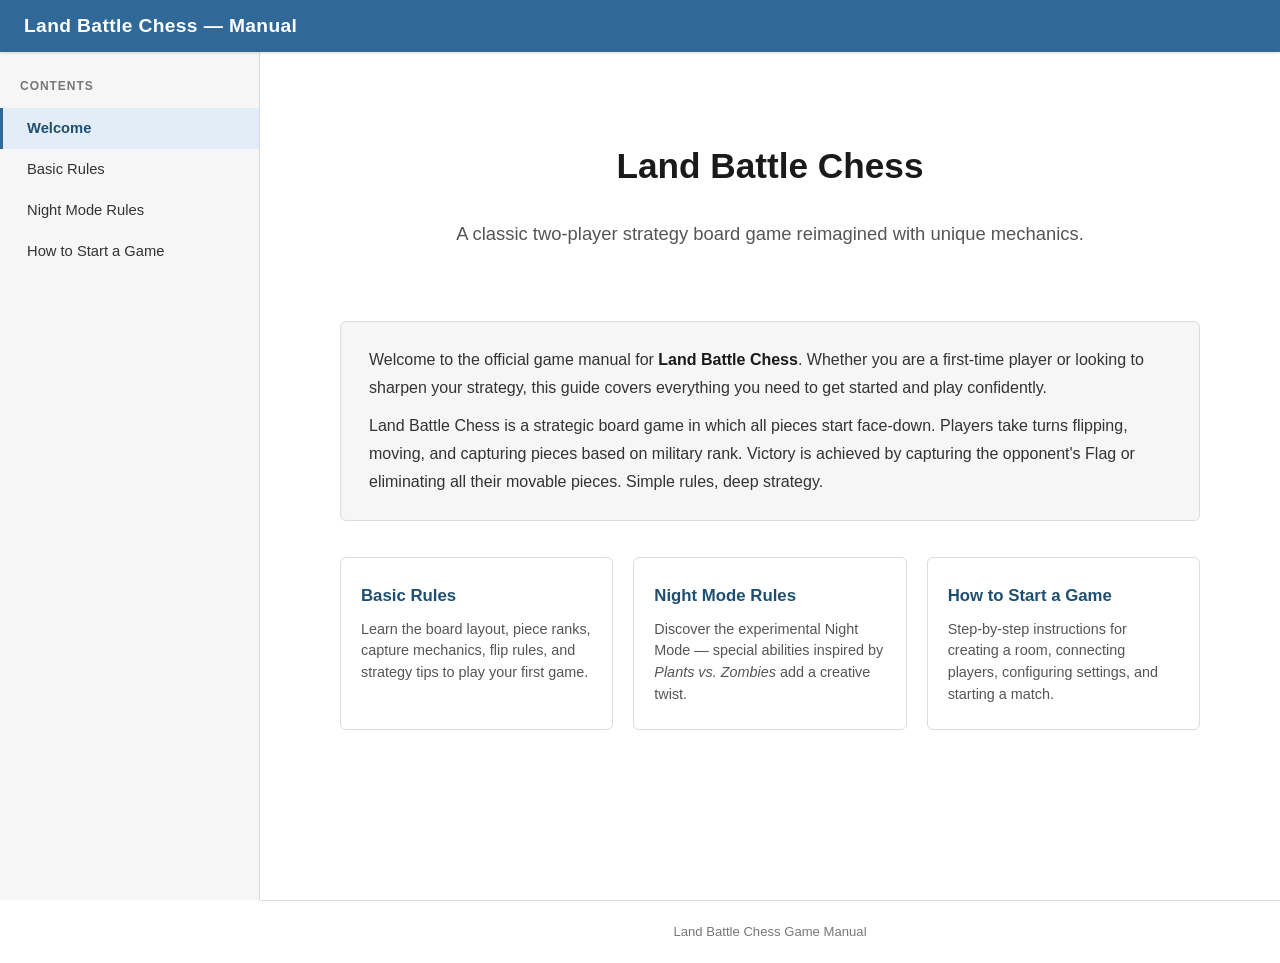
<file: index.html>
<!DOCTYPE html>
<html lang="en">
<head>
  <meta charset="utf-8">
  <meta name="viewport" content="width=device-width, initial-scale=1">
  <title>Land Battle Chess &mdash; Game Manual</title>
  <link rel="stylesheet" href="style.css">
</head>
<body>

<!-- Header -->
<header class="site-header">
  <button class="menu-toggle" aria-label="Toggle navigation" onclick="toggleSidebar()">&#9776;</button>
  <a href="index.html" class="logo">Land Battle Chess &mdash; Manual</a>
</header>

<!-- Sidebar overlay (mobile) -->
<div class="sidebar-overlay" id="sidebarOverlay" onclick="toggleSidebar()"></div>

<!-- Layout -->
<div class="page-wrapper">

  <!-- Sidebar -->
  <aside class="sidebar" id="sidebar">
    <nav>
      <div class="nav-section-label">Contents</div>
      <a href="index.html" class="active">Welcome</a>
      <a href="basic-rules.html">Basic Rules</a>
      <a href="night-mode.html">Night Mode Rules</a>
      <a href="how-to-start.html">How to Start a Game</a>
    </nav>
  </aside>

  <!-- Content -->
  <main class="content">
    <div class="welcome-hero">
      <h1>Land Battle Chess</h1>
      <p class="tagline">A classic two-player strategy board game reimagined with unique mechanics.</p>
    </div>

    <div class="welcome-intro">
      <p>Welcome to the official game manual for <strong>Land Battle Chess</strong>. Whether you are a first-time player or looking to sharpen your strategy, this guide covers everything you need to get started and play confidently.</p>
      <p>Land Battle Chess is a strategic board game in which all pieces start face-down. Players take turns flipping, moving, and capturing pieces based on military rank. Victory is achieved by capturing the opponent's Flag or eliminating all their movable pieces. Simple rules, deep strategy.</p>
    </div>

    <div class="welcome-cards">
      <a href="basic-rules.html" class="welcome-card">
        <div class="card-title">Basic Rules</div>
        <div class="card-desc">Learn the board layout, piece ranks, capture mechanics, flip rules, and strategy tips to play your first game.</div>
      </a>
      <a href="night-mode.html" class="welcome-card">
        <div class="card-title">Night Mode Rules</div>
        <div class="card-desc">Discover the experimental Night Mode &mdash; special abilities inspired by <em>Plants vs. Zombies</em> add a creative twist.</div>
      </a>
      <a href="how-to-start.html" class="welcome-card">
        <div class="card-title">How to Start a Game</div>
        <div class="card-desc">Step-by-step instructions for creating a room, connecting players, configuring settings, and starting a match.</div>
      </a>
    </div>
  </main>

</div>

<!-- Footer -->
<footer class="site-footer">
  Land Battle Chess Game Manual
</footer>

<script>
function toggleSidebar() {
  document.getElementById('sidebar').classList.toggle('open');
  document.getElementById('sidebarOverlay').classList.toggle('active');
}
</script>

</body>
</html>
</file>
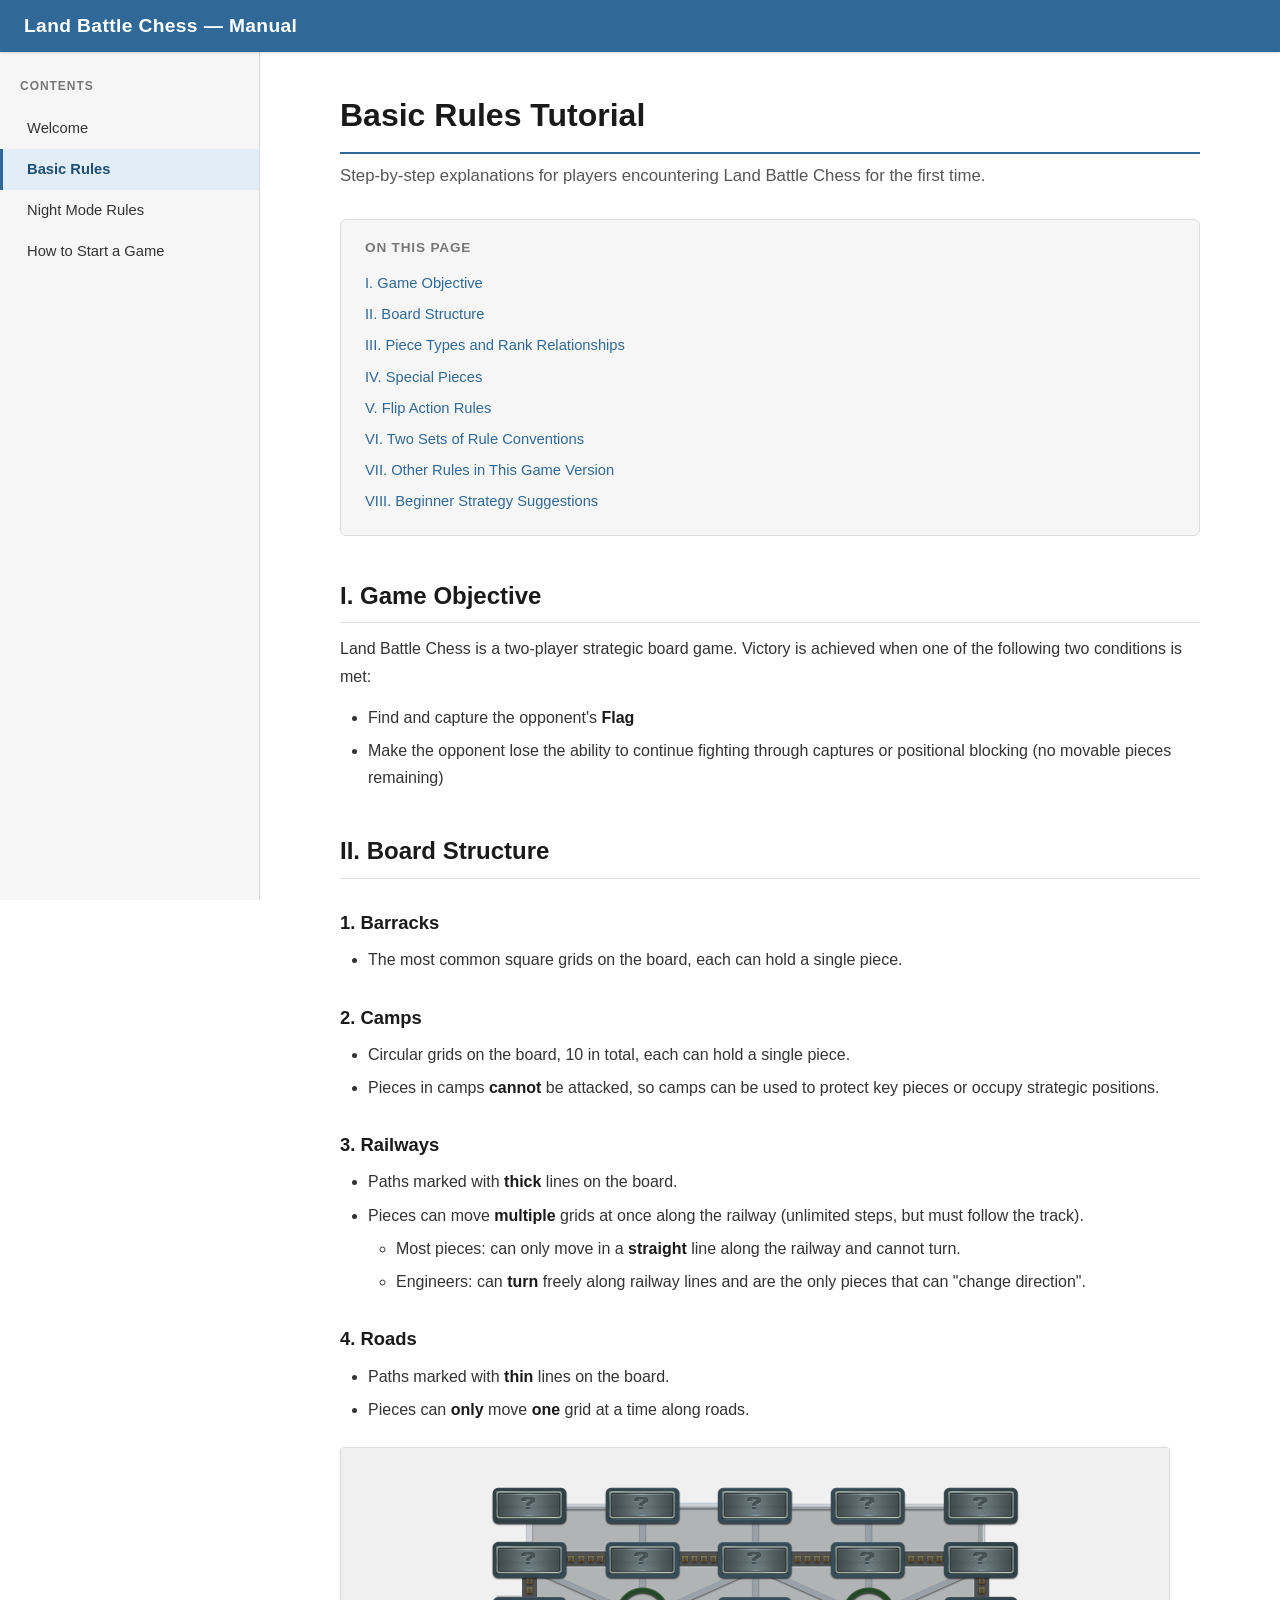
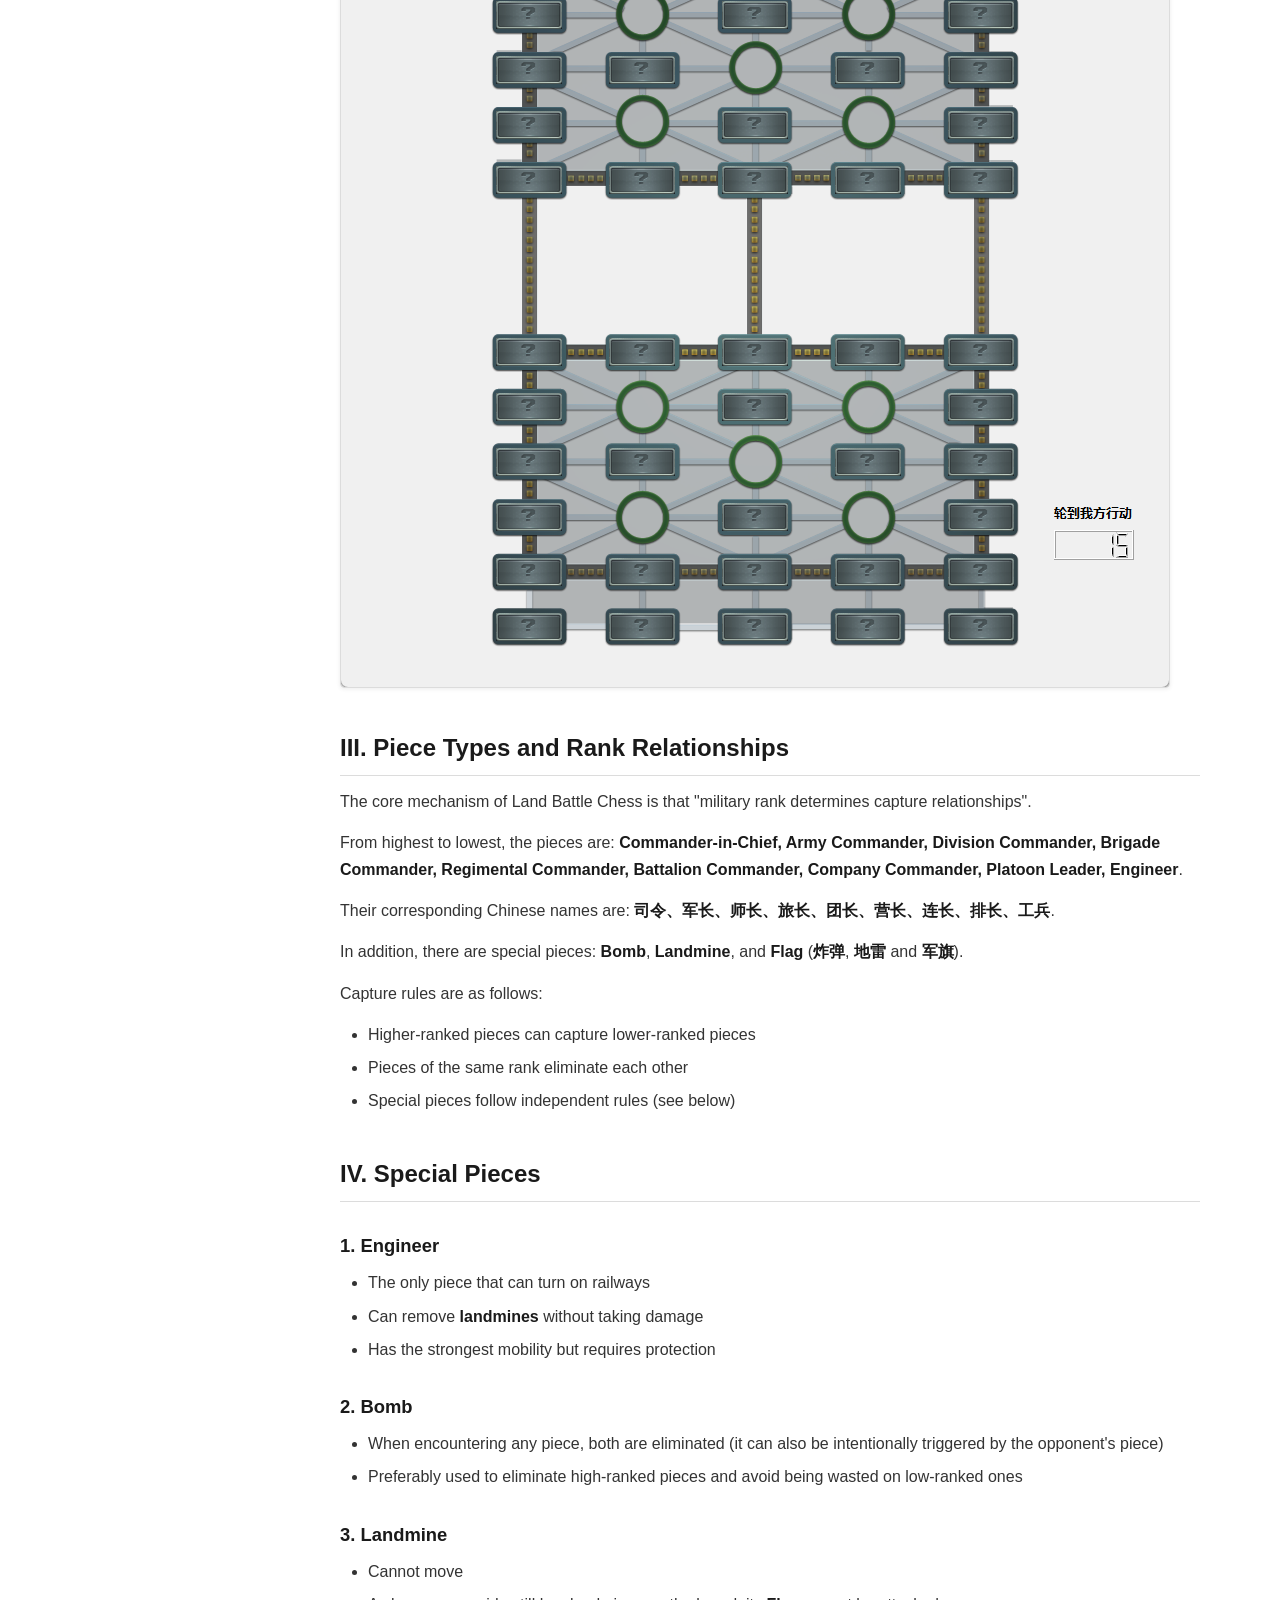
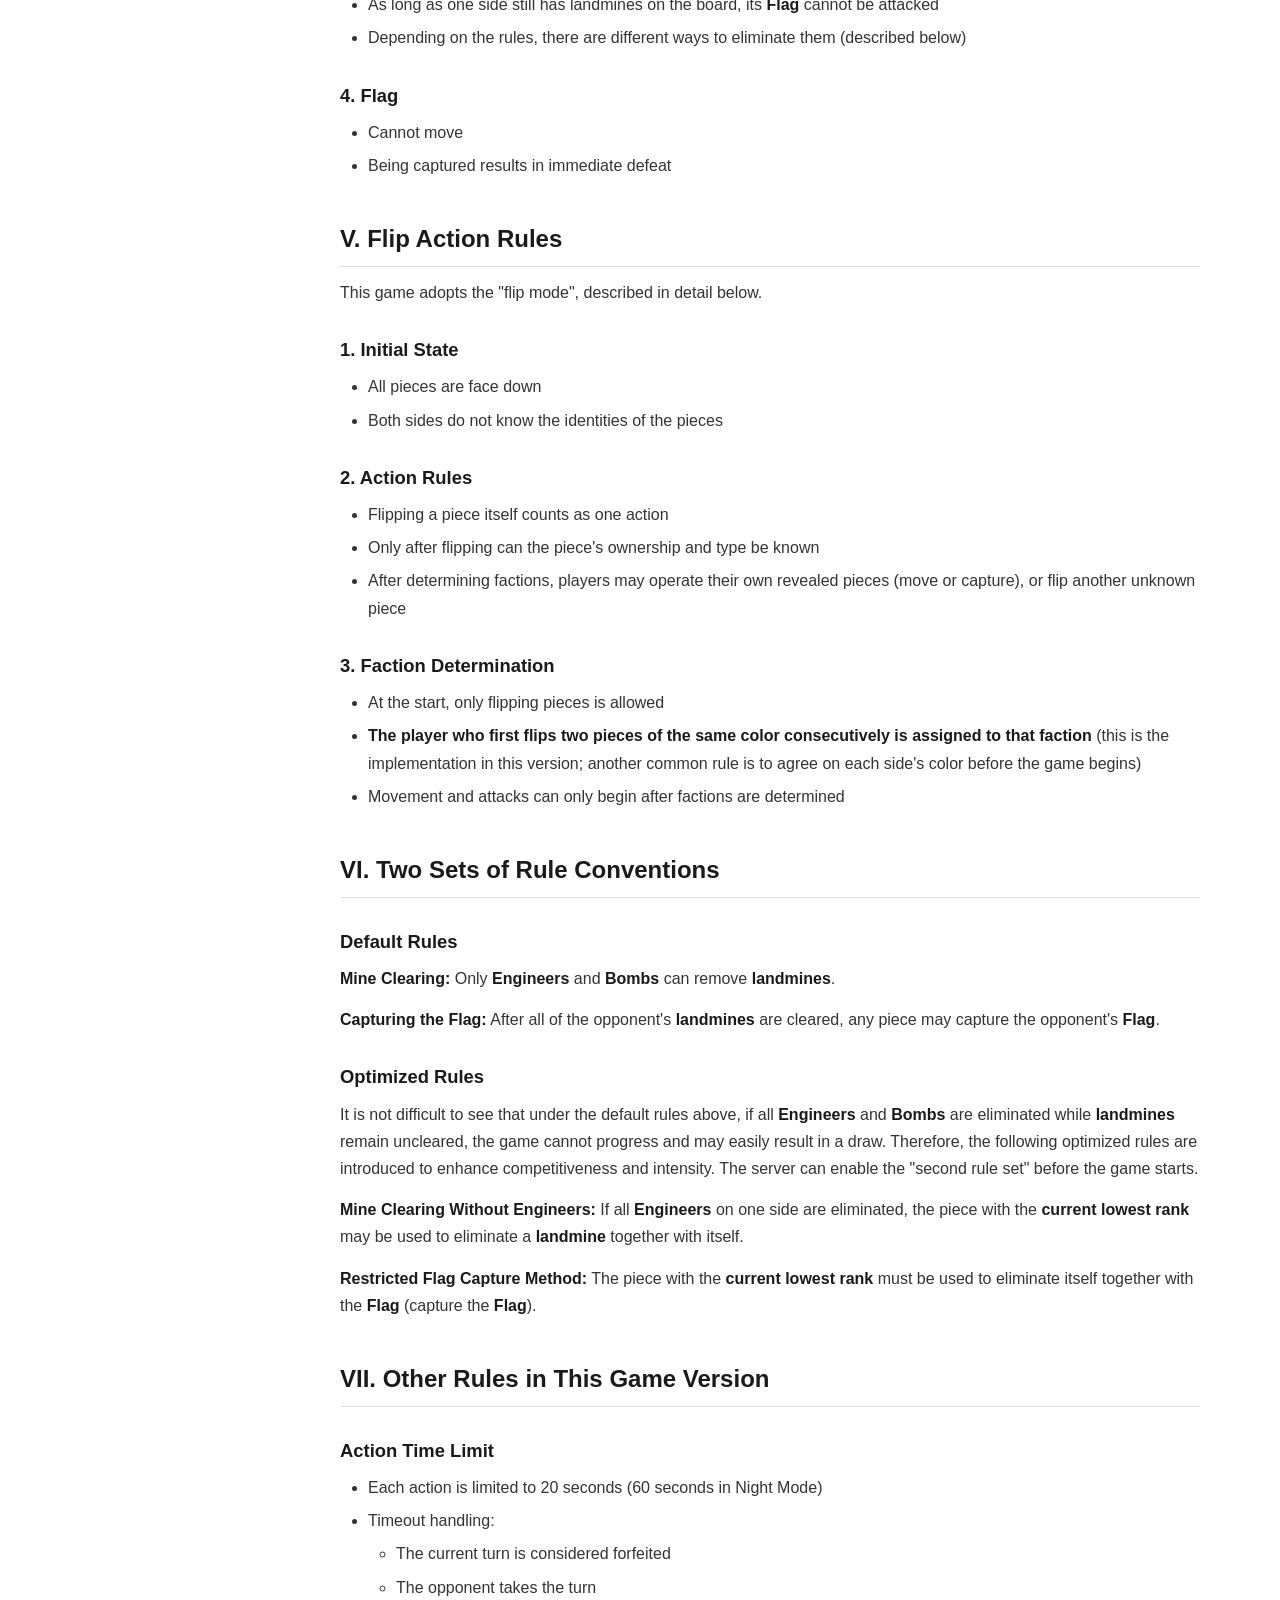
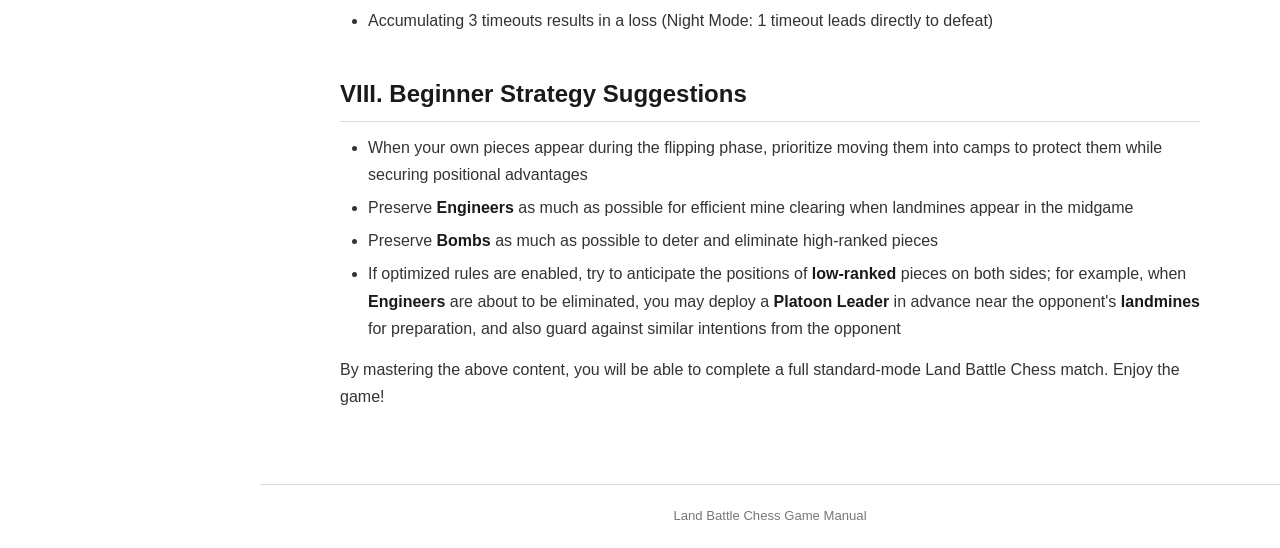
<file: basic-rules.html>
<!DOCTYPE html>
<html lang="en">
<head>
  <meta charset="utf-8">
  <meta name="viewport" content="width=device-width, initial-scale=1">
  <title>Basic Rules &mdash; Land Battle Chess Manual</title>
  <link rel="stylesheet" href="style.css">
</head>
<body>

<!-- Header -->
<header class="site-header">
  <button class="menu-toggle" aria-label="Toggle navigation" onclick="toggleSidebar()">&#9776;</button>
  <a href="index.html" class="logo">Land Battle Chess &mdash; Manual</a>
</header>

<!-- Sidebar overlay (mobile) -->
<div class="sidebar-overlay" id="sidebarOverlay" onclick="toggleSidebar()"></div>

<!-- Layout -->
<div class="page-wrapper">

  <!-- Sidebar -->
  <aside class="sidebar" id="sidebar">
    <nav>
      <div class="nav-section-label">Contents</div>
      <a href="index.html">Welcome</a>
      <a href="basic-rules.html" class="active">Basic Rules</a>
      <a href="night-mode.html">Night Mode Rules</a>
      <a href="how-to-start.html">How to Start a Game</a>
    </nav>
  </aside>

  <!-- Content -->
  <main class="content">
    <h1>Basic Rules Tutorial</h1>
    <p class="subtitle">Step-by-step explanations for players encountering Land Battle Chess for the first time.</p>

    <!-- Table of Contents -->
    <div class="toc">
      <div class="toc-title">On this page</div>
      <ol>
        <li><a href="#game-objective">I. Game Objective</a></li>
        <li><a href="#board-structure">II. Board Structure</a></li>
        <li><a href="#piece-types">III. Piece Types and Rank Relationships</a></li>
        <li><a href="#special-pieces">IV. Special Pieces</a></li>
        <li><a href="#flip-action-rules">V. Flip Action Rules</a></li>
        <li><a href="#rule-conventions">VI. Two Sets of Rule Conventions</a></li>
        <li><a href="#other-rules">VII. Other Rules in This Game Version</a></li>
        <li><a href="#strategy">VIII. Beginner Strategy Suggestions</a></li>
      </ol>
    </div>

    <!-- I. Game Objective -->
    <h2 id="game-objective">I. Game Objective</h2>
    <p>Land Battle Chess is a two-player strategic board game. Victory is achieved when one of the following two conditions is met:</p>
    <ul>
      <li>Find and capture the opponent's <strong>Flag</strong></li>
      <li>Make the opponent lose the ability to continue fighting through captures or positional blocking (no movable pieces remaining)</li>
    </ul>

    <!-- II. Board Structure -->
    <h2 id="board-structure">II. Board Structure</h2>

    <h3>1. Barracks</h3>
    <ul>
      <li>The most common square grids on the board, each can hold a single piece.</li>
    </ul>

    <h3>2. Camps</h3>
    <ul>
      <li>Circular grids on the board, 10 in total, each can hold a single piece.</li>
      <li>Pieces in camps <strong>cannot</strong> be attacked, so camps can be used to protect key pieces or occupy strategic positions.</li>
    </ul>

    <h3>3. Railways</h3>
    <ul>
      <li>Paths marked with <strong>thick</strong> lines on the board.</li>
      <li>Pieces can move <strong>multiple</strong> grids at once along the railway (unlimited steps, but must follow the track).
        <ul>
          <li>Most pieces: can only move in a <strong>straight</strong> line along the railway and cannot turn.</li>
          <li>Engineers: can <strong>turn</strong> freely along railway lines and are the only pieces that can "change direction".</li>
        </ul>
      </li>
    </ul>

    <h3>4. Roads</h3>
    <ul>
      <li>Paths marked with <strong>thin</strong> lines on the board.</li>
      <li>Pieces can <strong>only</strong> move <strong>one</strong> grid at a time along roads.</li>
    </ul>

    <figure>
      <img src="3.png" alt="Game board showing turn indicator and countdown timer">
    </figure>

    <!-- III. Piece Types and Rank Relationships -->
    <h2 id="piece-types">III. Piece Types and Rank Relationships</h2>
    <p>The core mechanism of Land Battle Chess is that "military rank determines capture relationships".</p>
    <p>From highest to lowest, the pieces are: <strong>Commander-in-Chief, Army Commander, Division Commander, Brigade Commander, Regimental Commander, Battalion Commander, Company Commander, Platoon Leader, Engineer</strong>.</p>
    <p>Their corresponding Chinese names are: <strong>&#21496;&#20196;&#12289;&#20891;&#38271;&#12289;&#24072;&#38271;&#12289;&#26053;&#38271;&#12289;&#22242;&#38271;&#12289;&#33829;&#38271;&#12289;&#36830;&#38271;&#12289;&#25490;&#38271;&#12289;&#24037;&#20853;</strong>.</p>
    <p>In addition, there are special pieces: <strong>Bomb</strong>, <strong>Landmine</strong>, and <strong>Flag</strong> (<strong>&#28856;&#24377;</strong>, <strong>&#22320;&#38647;</strong> and <strong>&#20891;&#26071;</strong>).</p>
    <p>Capture rules are as follows:</p>
    <ul>
      <li>Higher-ranked pieces can capture lower-ranked pieces</li>
      <li>Pieces of the same rank eliminate each other</li>
      <li>Special pieces follow independent rules (see below)</li>
    </ul>

    <!-- IV. Special Pieces -->
    <h2 id="special-pieces">IV. Special Pieces</h2>

    <h3>1. Engineer</h3>
    <ul>
      <li>The only piece that can turn on railways</li>
      <li>Can remove <strong>landmines</strong> without taking damage</li>
      <li>Has the strongest mobility but requires protection</li>
    </ul>

    <h3>2. Bomb</h3>
    <ul>
      <li>When encountering any piece, both are eliminated (it can also be intentionally triggered by the opponent's piece)</li>
      <li>Preferably used to eliminate high-ranked pieces and avoid being wasted on low-ranked ones</li>
    </ul>

    <h3>3. Landmine</h3>
    <ul>
      <li>Cannot move</li>
      <li>As long as one side still has landmines on the board, its <strong>Flag</strong> cannot be attacked</li>
      <li>Depending on the rules, there are different ways to eliminate them (described below)</li>
    </ul>

    <h3>4. Flag</h3>
    <ul>
      <li>Cannot move</li>
      <li>Being captured results in immediate defeat</li>
    </ul>

    <!-- V. Flip Action Rules -->
    <h2 id="flip-action-rules">V. Flip Action Rules</h2>
    <p>This game adopts the "flip mode", described in detail below.</p>

    <h3>1. Initial State</h3>
    <ul>
      <li>All pieces are face down</li>
      <li>Both sides do not know the identities of the pieces</li>
    </ul>

    <h3>2. Action Rules</h3>
    <ul>
      <li>Flipping a piece itself counts as one action</li>
      <li>Only after flipping can the piece's ownership and type be known</li>
      <li>After determining factions, players may operate their own revealed pieces (move or capture), or flip another unknown piece</li>
    </ul>

    <h3>3. Faction Determination</h3>
    <ul>
      <li>At the start, only flipping pieces is allowed</li>
      <li><strong>The player who first flips two pieces of the same color consecutively is assigned to that faction</strong> (this is the implementation in this version; another common rule is to agree on each side's color before the game begins)</li>
      <li>Movement and attacks can only begin after factions are determined</li>
    </ul>

    <!-- VI. Two Sets of Rule Conventions -->
    <h2 id="rule-conventions">VI. Two Sets of Rule Conventions</h2>

    <h3>Default Rules</h3>
    <p><strong>Mine Clearing:</strong> Only <strong>Engineers</strong> and <strong>Bombs</strong> can remove <strong>landmines</strong>.</p>
    <p><strong>Capturing the Flag:</strong> After all of the opponent's <strong>landmines</strong> are cleared, any piece may capture the opponent's <strong>Flag</strong>.</p>

    <h3>Optimized Rules</h3>
    <p>It is not difficult to see that under the default rules above, if all <strong>Engineers</strong> and <strong>Bombs</strong> are eliminated while <strong>landmines</strong> remain uncleared, the game cannot progress and may easily result in a draw. Therefore, the following optimized rules are introduced to enhance competitiveness and intensity. The server can enable the "second rule set" before the game starts.</p>
    <p><strong>Mine Clearing Without Engineers:</strong> If all <strong>Engineers</strong> on one side are eliminated, the piece with the <strong>current lowest rank</strong> may be used to eliminate a <strong>landmine</strong> together with itself.</p>
    <p><strong>Restricted Flag Capture Method:</strong> The piece with the <strong>current lowest rank</strong> must be used to eliminate itself together with the <strong>Flag</strong> (capture the <strong>Flag</strong>).</p>

    <!-- VII. Other Rules -->
    <h2 id="other-rules">VII. Other Rules in This Game Version</h2>

    <h3>Action Time Limit</h3>
    <ul>
      <li>Each action is limited to 20 seconds (60 seconds in Night Mode)</li>
      <li>Timeout handling:
        <ul>
          <li>The current turn is considered forfeited</li>
          <li>The opponent takes the turn</li>
        </ul>
      </li>
      <li>Accumulating 3 timeouts results in a loss (Night Mode: 1 timeout leads directly to defeat)</li>
    </ul>

    <!-- VIII. Strategy -->
    <h2 id="strategy">VIII. Beginner Strategy Suggestions</h2>
    <ul>
      <li>When your own pieces appear during the flipping phase, prioritize moving them into camps to protect them while securing positional advantages</li>
      <li>Preserve <strong>Engineers</strong> as much as possible for efficient mine clearing when landmines appear in the midgame</li>
      <li>Preserve <strong>Bombs</strong> as much as possible to deter and eliminate high-ranked pieces</li>
      <li>If optimized rules are enabled, try to anticipate the positions of <strong>low-ranked</strong> pieces on both sides; for example, when <strong>Engineers</strong> are about to be eliminated, you may deploy a <strong>Platoon Leader</strong> in advance near the opponent's <strong>landmines</strong> for preparation, and also guard against similar intentions from the opponent</li>
    </ul>
    <p>By mastering the above content, you will be able to complete a full standard-mode Land Battle Chess match. Enjoy the game!</p>
  </main>

</div>

<!-- Footer -->
<footer class="site-footer">
  Land Battle Chess Game Manual
</footer>

<script>
function toggleSidebar() {
  document.getElementById('sidebar').classList.toggle('open');
  document.getElementById('sidebarOverlay').classList.toggle('active');
}
</script>

</body>
</html>
</file>
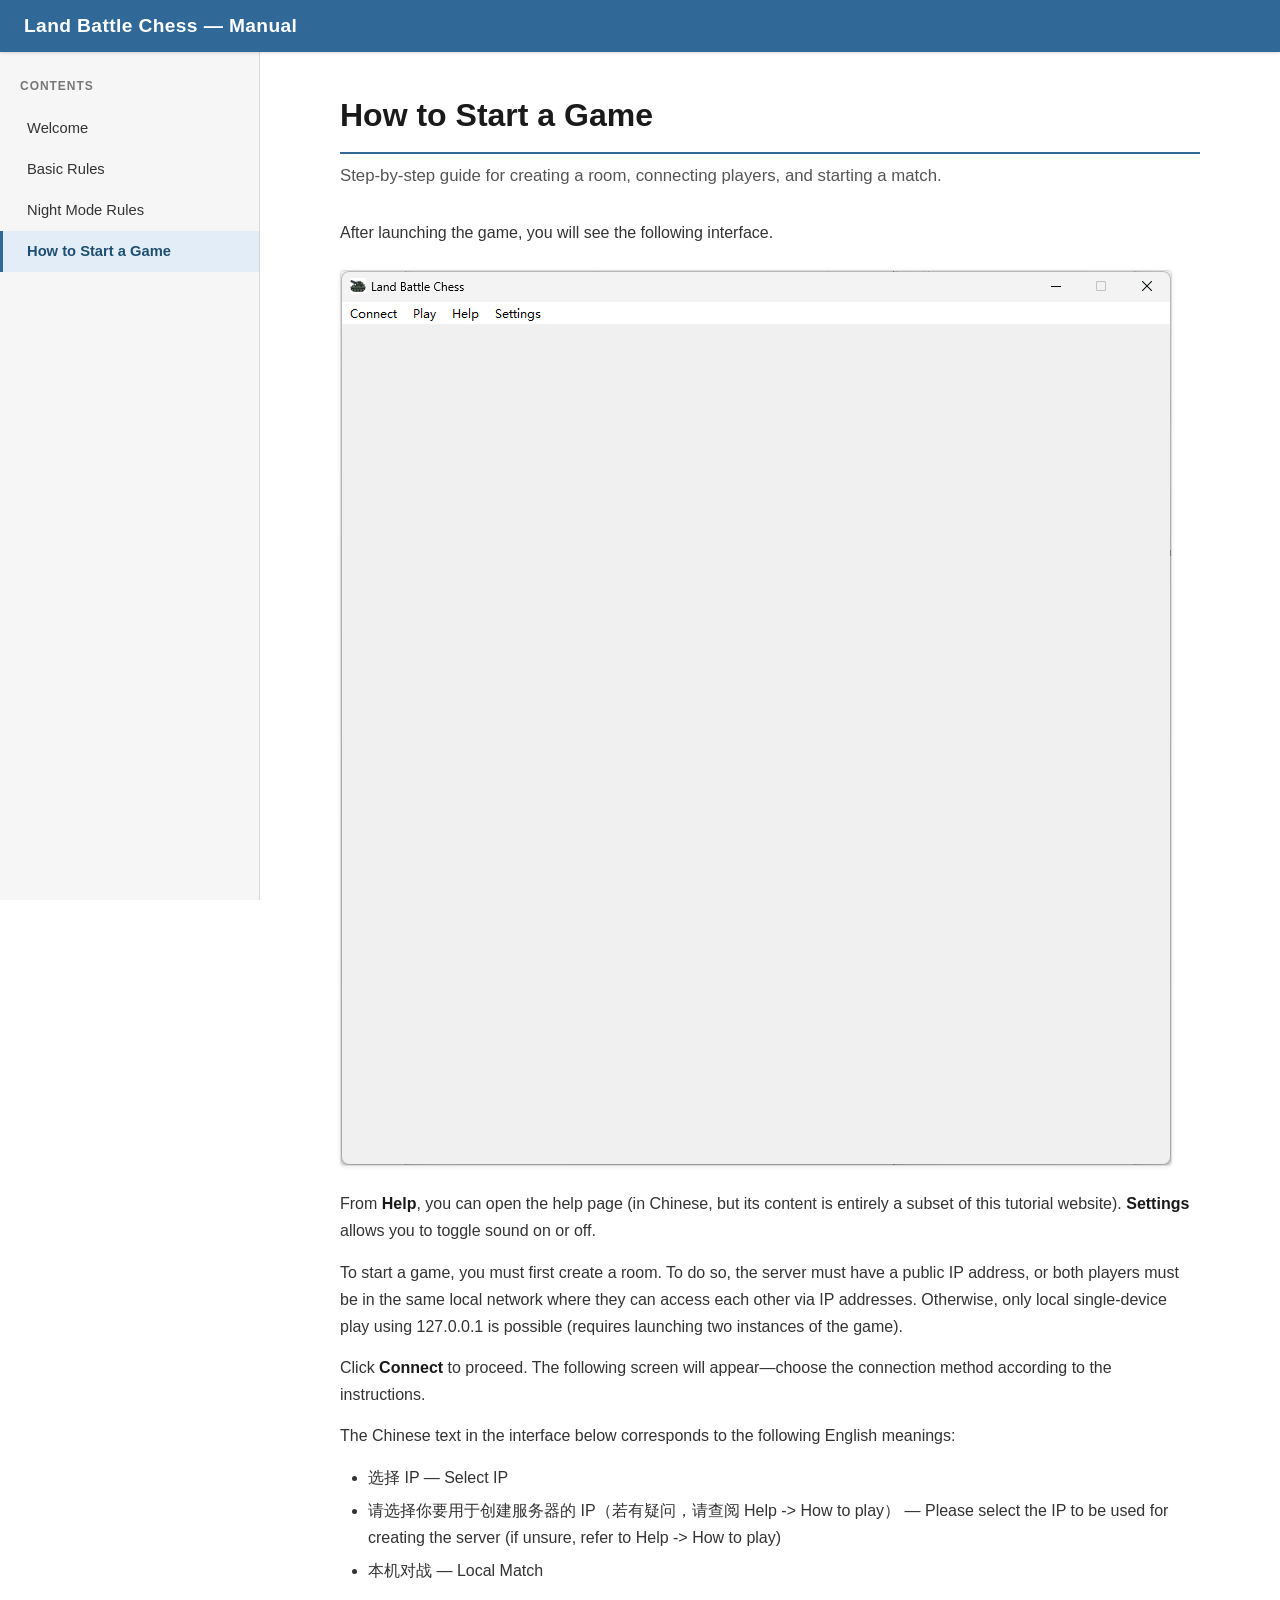
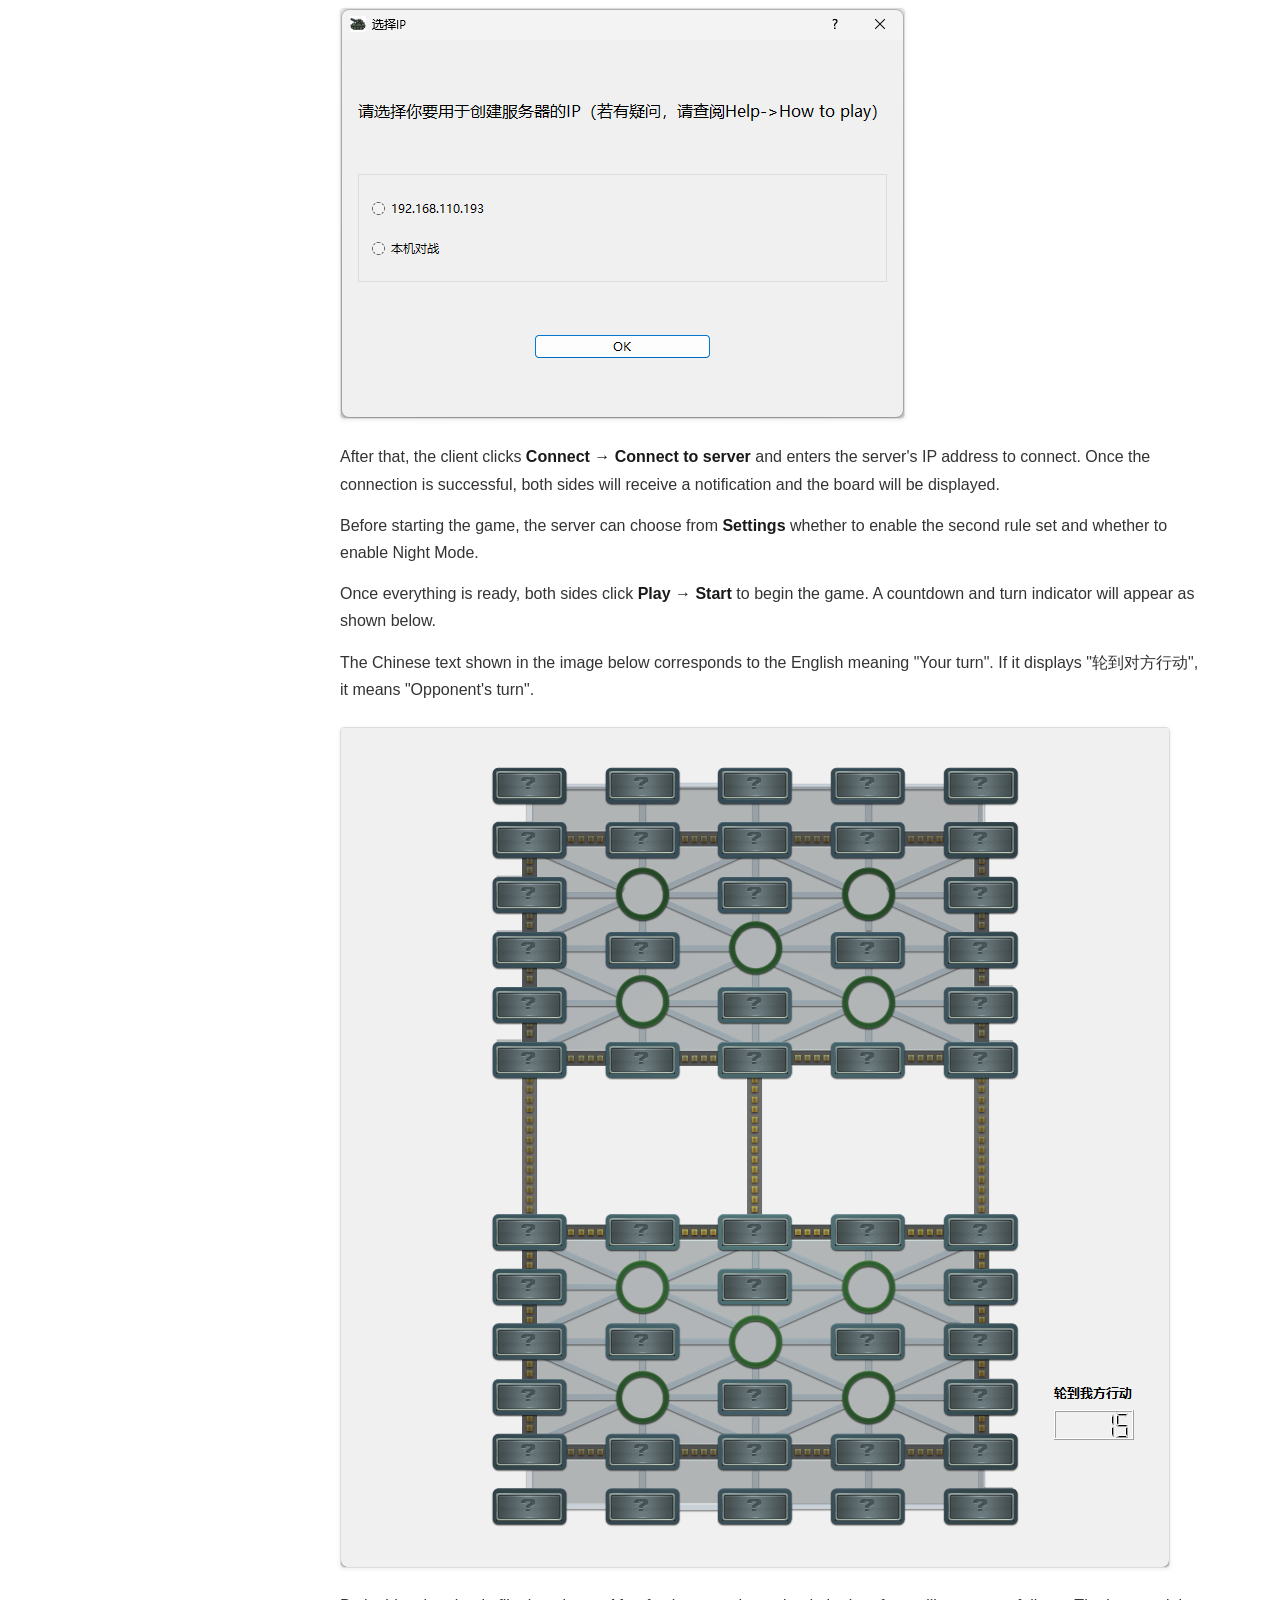
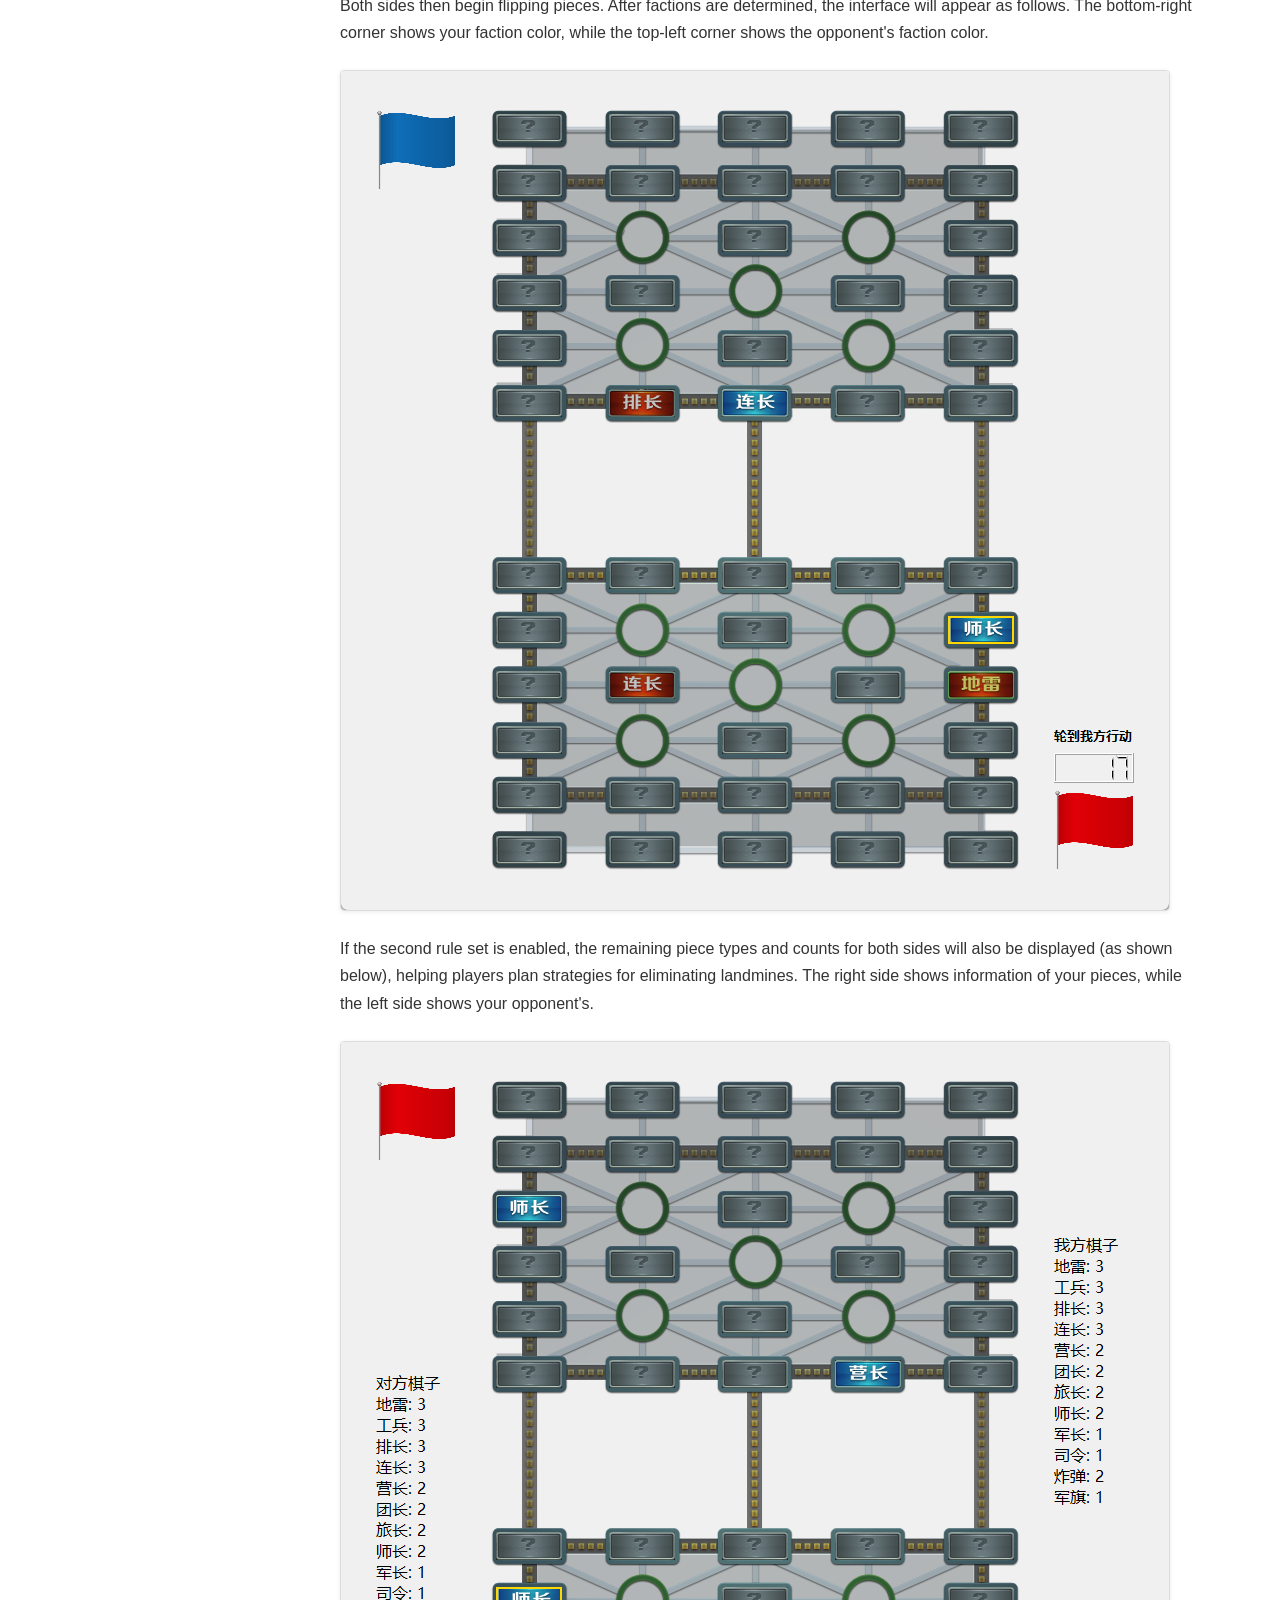
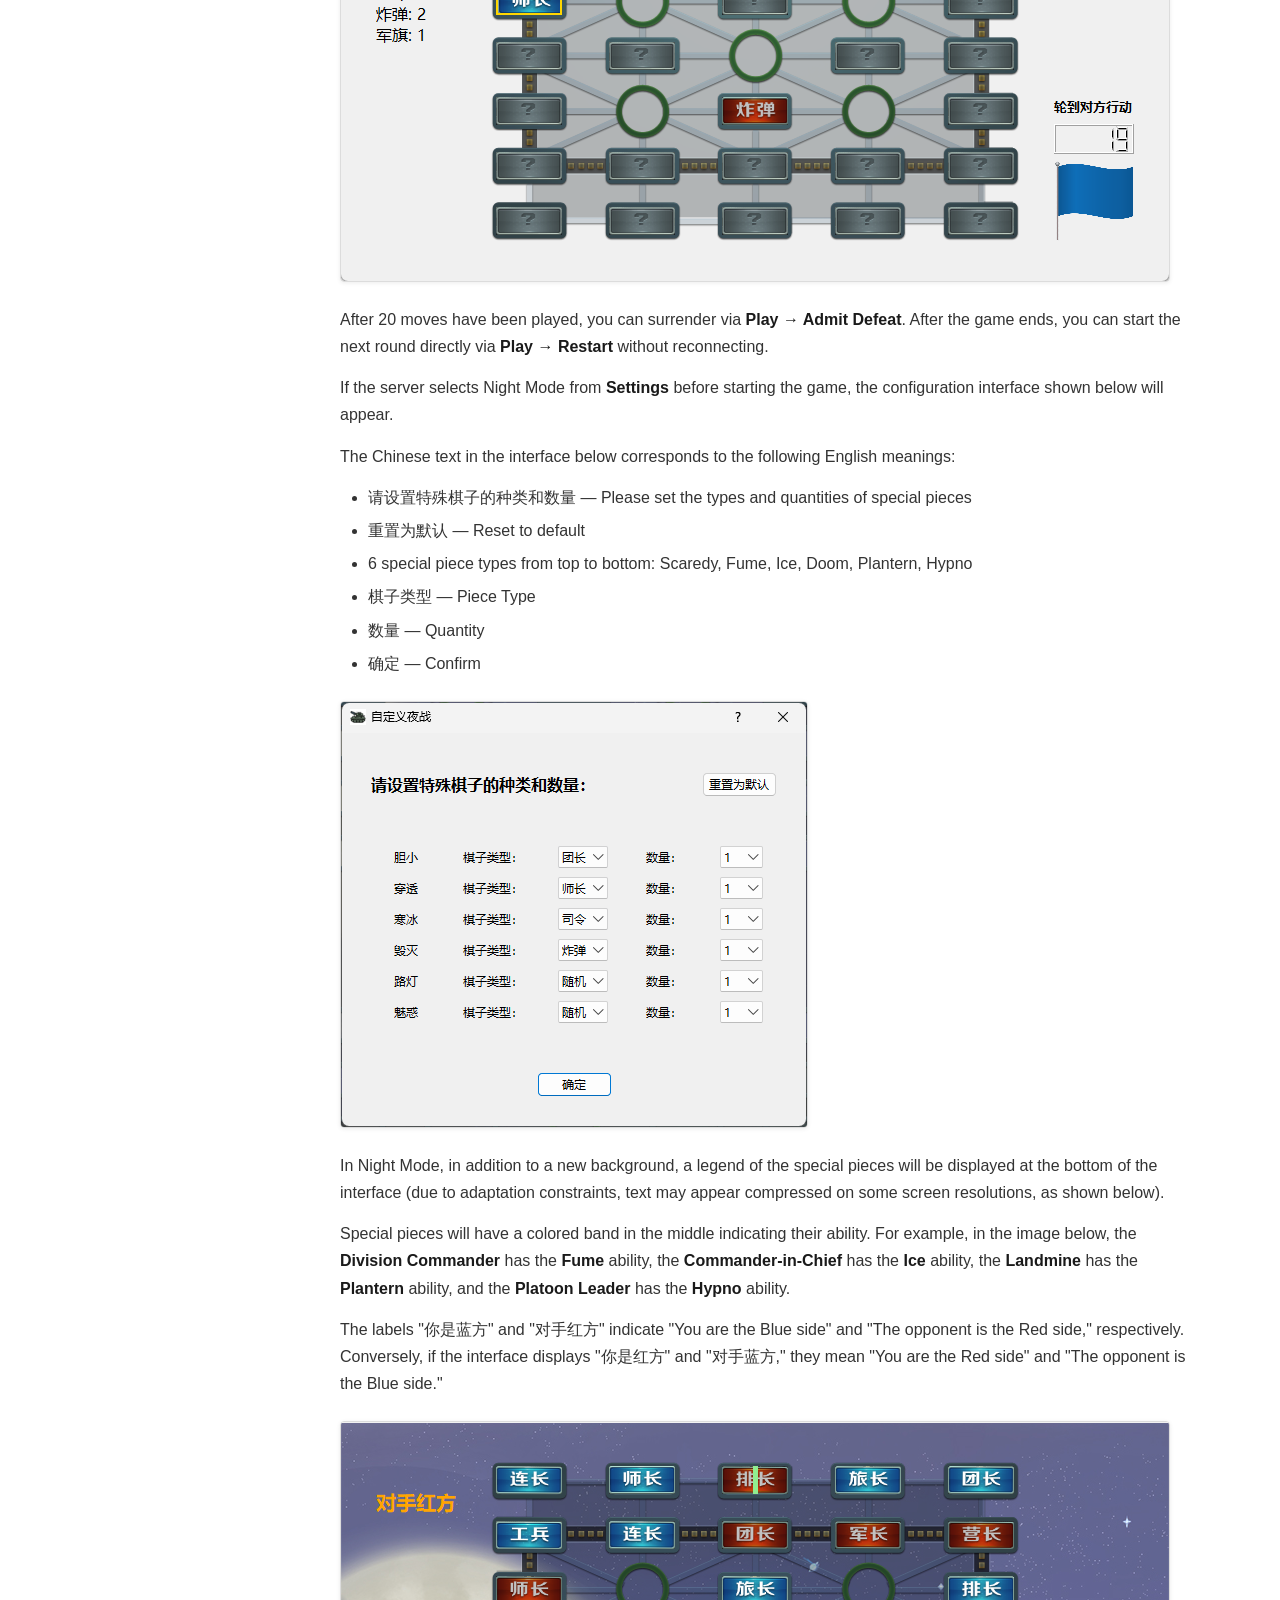
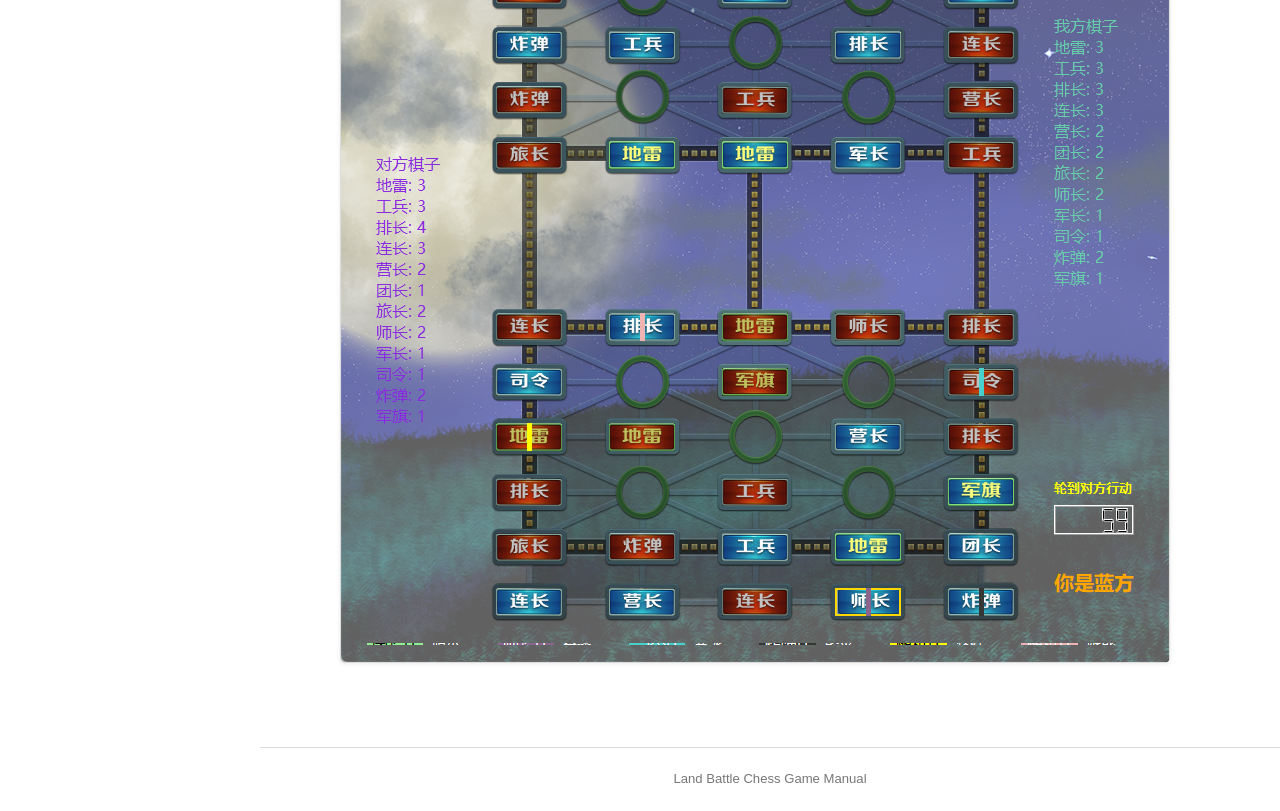
<file: how-to-start.html>
<!DOCTYPE html>
<html lang="en">
<head>
  <meta charset="utf-8">
  <meta name="viewport" content="width=device-width, initial-scale=1">
  <title>How to Start a Game &mdash; Land Battle Chess Manual</title>
  <link rel="stylesheet" href="style.css">
</head>
<body>

<!-- Header -->
<header class="site-header">
  <button class="menu-toggle" aria-label="Toggle navigation" onclick="toggleSidebar()">&#9776;</button>
  <a href="index.html" class="logo">Land Battle Chess &mdash; Manual</a>
</header>

<!-- Sidebar overlay (mobile) -->
<div class="sidebar-overlay" id="sidebarOverlay" onclick="toggleSidebar()"></div>

<!-- Layout -->
<div class="page-wrapper">

  <!-- Sidebar -->
  <aside class="sidebar" id="sidebar">
    <nav>
      <div class="nav-section-label">Contents</div>
      <a href="index.html">Welcome</a>
      <a href="basic-rules.html">Basic Rules</a>
      <a href="night-mode.html">Night Mode Rules</a>
      <a href="how-to-start.html" class="active">How to Start a Game</a>
    </nav>
  </aside>

  <!-- Content -->
  <main class="content">
    <h1>How to Start a Game</h1>
    <p class="subtitle">Step-by-step guide for creating a room, connecting players, and starting a match.</p>

    <p>After launching the game, you will see the following interface.</p>

    <figure>
      <img src="1.png" alt="Main menu interface after launching the game">
    </figure>

    <p>From <strong>Help</strong>, you can open the help page (in Chinese, but its content is entirely a subset of this tutorial website). <strong>Settings</strong> allows you to toggle sound on or off.</p>

    <p>To start a game, you must first create a room. To do so, the server must have a public IP address, or both players must be in the same local network where they can access each other via IP addresses. Otherwise, only local single-device play using 127.0.0.1 is possible (requires launching two instances of the game).</p>

    <p>Click <strong>Connect</strong> to proceed. The following screen will appear&mdash;choose the connection method according to the instructions.</p>

    <p>The Chinese text in the interface below corresponds to the following English meanings:</p>
    <ul>
      <li>&#36873;&#25321; IP &mdash; Select IP</li>
      <li>&#35831;&#36873;&#25321;&#20320;&#35201;&#29992;&#20110;&#21019;&#24314;&#26381;&#21153;&#22120;&#30340; IP&#65288;&#33509;&#26377;&#30097;&#38382;&#65292;&#35831;&#26597;&#38405; Help -> How to play&#65289; &mdash; Please select the IP to be used for creating the server (if unsure, refer to Help -> How to play)</li>
      <li>&#26412;&#26426;&#23545;&#25112; &mdash; Local Match</li>
    </ul>

    <figure>
      <img src="2.png" alt="IP selection dialog for creating a server">
    </figure>

    <p>After that, the client clicks <strong>Connect &rarr; Connect to server</strong> and enters the server's IP address to connect. Once the connection is successful, both sides will receive a notification and the board will be displayed.</p>

    <p>Before starting the game, the server can choose from <strong>Settings</strong> whether to enable the second rule set and whether to enable Night Mode.</p>

    <p>Once everything is ready, both sides click <strong>Play &rarr; Start</strong> to begin the game. A countdown and turn indicator will appear as shown below.</p>

    <p>The Chinese text shown in the image below corresponds to the English meaning "Your turn". If it displays "&#36718;&#21040;&#23545;&#26041;&#34892;&#21160;", it means "Opponent's turn".</p>

    <figure>
      <img src="3.png" alt="Game board showing turn indicator and countdown timer">
    </figure>

    <p>Both sides then begin flipping pieces. After factions are determined, the interface will appear as follows. The bottom-right corner shows your faction color, while the top-left corner shows the opponent's faction color.</p>

    <figure>
      <img src="4.png" alt="Game board after factions are determined showing faction colors">
    </figure>

    <p>If the second rule set is enabled, the remaining piece types and counts for both sides will also be displayed (as shown below), helping players plan strategies for eliminating landmines. The right side shows information of your pieces, while the left side shows your opponent's.</p>

    <figure>
      <img src="5.png" alt="Game board with piece type and count display under second rule set">
    </figure>

    <p>After 20 moves have been played, you can surrender via <strong>Play &rarr; Admit Defeat</strong>. After the game ends, you can start the next round directly via <strong>Play &rarr; Restart</strong> without reconnecting.</p>

    <p>If the server selects Night Mode from <strong>Settings</strong> before starting the game, the configuration interface shown below will appear.</p>

    <p>The Chinese text in the interface below corresponds to the following English meanings:</p>
    <ul>
      <li>&#35831;&#35774;&#32622;&#29305;&#27530;&#26827;&#23376;&#30340;&#31181;&#31867;&#21644;&#25968;&#37327; &mdash; Please set the types and quantities of special pieces</li>
      <li>&#37325;&#32622;&#20026;&#40664;&#35748; &mdash; Reset to default</li>
      <li>6 special piece types from top to bottom: Scaredy, Fume, Ice, Doom, Plantern, Hypno</li>
      <li>&#26827;&#23376;&#31867;&#22411; &mdash; Piece Type</li>
      <li>&#25968;&#37327; &mdash; Quantity</li>
      <li>&#30830;&#23450; &mdash; Confirm</li>
    </ul>

    <figure>
      <img src="6.png" alt="Night Mode configuration interface for setting special piece types and quantities">
    </figure>

    <p>In Night Mode, in addition to a new background, a legend of the special pieces will be displayed at the bottom of the interface (due to adaptation constraints, text may appear compressed on some screen resolutions, as shown below).</p>

    <p>Special pieces will have a colored band in the middle indicating their ability. For example, in the image below, the <strong>Division Commander</strong> has the <strong>Fume</strong> ability, the <strong>Commander-in-Chief</strong> has the <strong>Ice</strong> ability, the <strong>Landmine</strong> has the <strong>Plantern</strong> ability, and the <strong>Platoon Leader</strong> has the <strong>Hypno</strong> ability.</p>

    <p>The labels "&#20320;&#26159;&#34013;&#26041;" and "&#23545;&#25163;&#32418;&#26041;" indicate "You are the Blue side" and "The opponent is the Red side," respectively. Conversely, if the interface displays "&#20320;&#26159;&#32418;&#26041;" and "&#23545;&#25163;&#34013;&#26041;," they mean "You are the Red side" and "The opponent is the Blue side."</p>

    <figure>
      <img src="7.png" alt="Night Mode game board showing special piece abilities and faction indicators">
    </figure>
  </main>

</div>

<!-- Footer -->
<footer class="site-footer">
  Land Battle Chess Game Manual
</footer>

<script>
function toggleSidebar() {
  document.getElementById('sidebar').classList.toggle('open');
  document.getElementById('sidebarOverlay').classList.toggle('active');
}
</script>

</body>
</html>
</file>
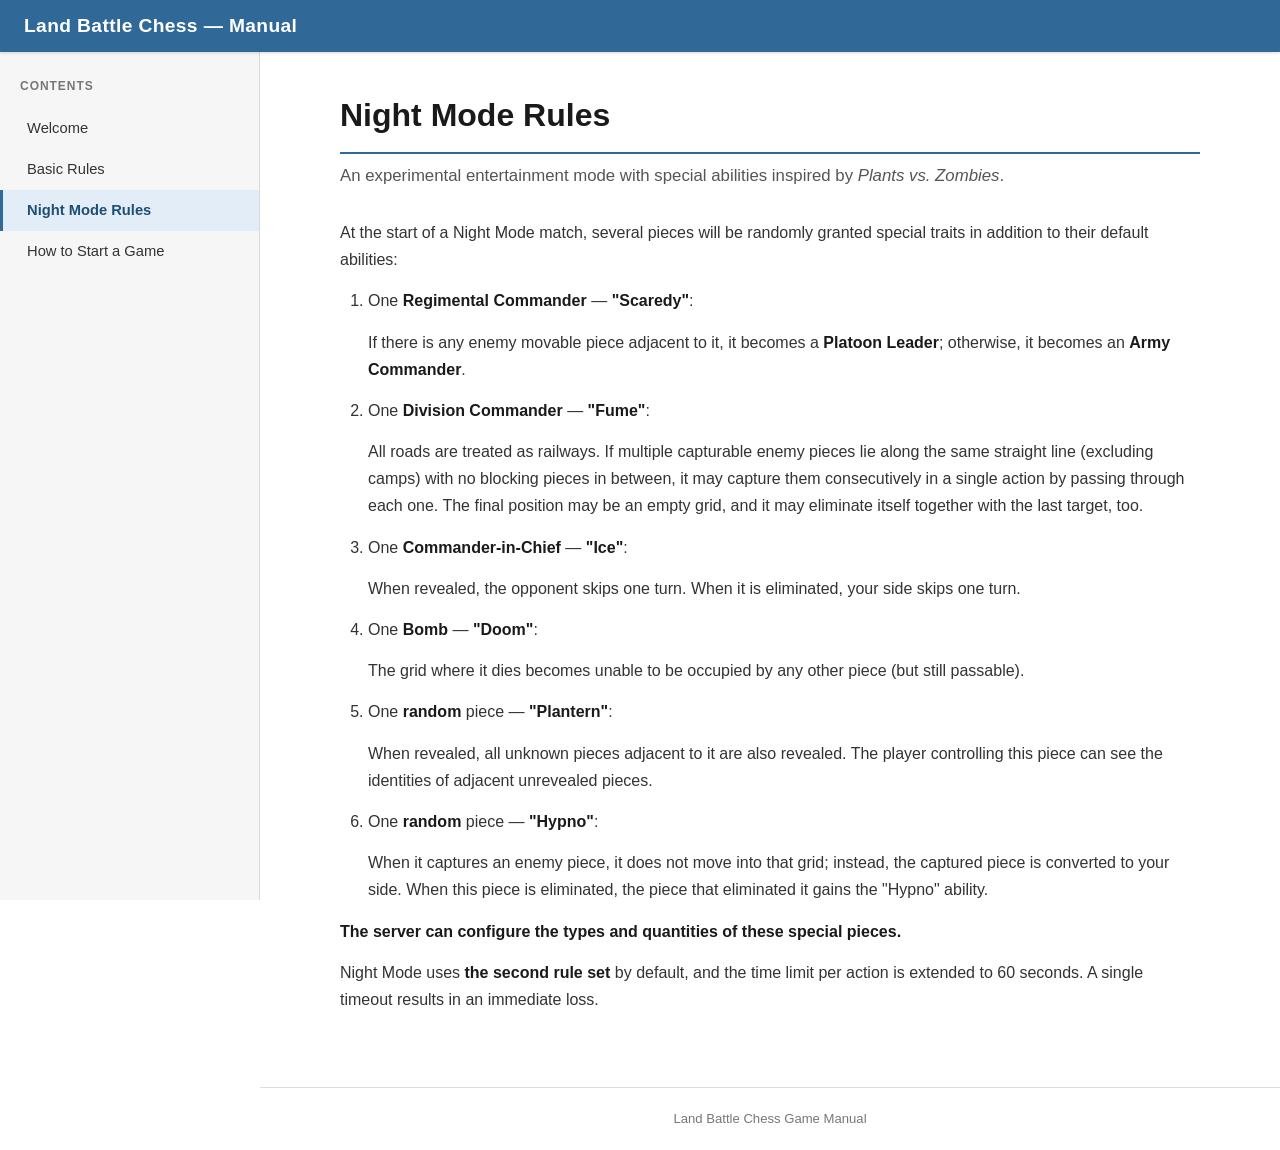
<file: night-mode.html>
<!DOCTYPE html>
<html lang="en">
<head>
  <meta charset="utf-8">
  <meta name="viewport" content="width=device-width, initial-scale=1">
  <title>Night Mode Rules &mdash; Land Battle Chess Manual</title>
  <link rel="stylesheet" href="style.css">
</head>
<body>

<!-- Header -->
<header class="site-header">
  <button class="menu-toggle" aria-label="Toggle navigation" onclick="toggleSidebar()">&#9776;</button>
  <a href="index.html" class="logo">Land Battle Chess &mdash; Manual</a>
</header>

<!-- Sidebar overlay (mobile) -->
<div class="sidebar-overlay" id="sidebarOverlay" onclick="toggleSidebar()"></div>

<!-- Layout -->
<div class="page-wrapper">

  <!-- Sidebar -->
  <aside class="sidebar" id="sidebar">
    <nav>
      <div class="nav-section-label">Contents</div>
      <a href="index.html">Welcome</a>
      <a href="basic-rules.html">Basic Rules</a>
      <a href="night-mode.html" class="active">Night Mode Rules</a>
      <a href="how-to-start.html">How to Start a Game</a>
    </nav>
  </aside>

  <!-- Content -->
  <main class="content">
    <h1>Night Mode Rules</h1>
    <p class="subtitle">An experimental entertainment mode with special abilities inspired by <em>Plants vs. Zombies</em>.</p>

    <p>At the start of a Night Mode match, several pieces will be randomly granted special traits in addition to their default abilities:</p>

    <ol>
      <li>
        <p>One <strong>Regimental Commander</strong> &mdash; <strong>"Scaredy"</strong>:</p>
        <p>If there is any enemy movable piece adjacent to it, it becomes a <strong>Platoon Leader</strong>; otherwise, it becomes an <strong>Army Commander</strong>.</p>
      </li>
      <li>
        <p>One <strong>Division Commander</strong> &mdash; <strong>"Fume"</strong>:</p>
        <p>All roads are treated as railways. If multiple capturable enemy pieces lie along the same straight line (excluding camps) with no blocking pieces in between, it may capture them consecutively in a single action by passing through each one. The final position may be an empty grid, and it may eliminate itself together with the last target, too.</p>
      </li>
      <li>
        <p>One <strong>Commander-in-Chief</strong> &mdash; <strong>"Ice"</strong>:</p>
        <p>When revealed, the opponent skips one turn. When it is eliminated, your side skips one turn.</p>
      </li>
      <li>
        <p>One <strong>Bomb</strong> &mdash; <strong>"Doom"</strong>:</p>
        <p>The grid where it dies becomes unable to be occupied by any other piece (but still passable).</p>
      </li>
      <li>
        <p>One <strong>random</strong> piece &mdash; <strong>"Plantern"</strong>:</p>
        <p>When revealed, all unknown pieces adjacent to it are also revealed. The player controlling this piece can see the identities of adjacent unrevealed pieces.</p>
      </li>
      <li>
        <p>One <strong>random</strong> piece &mdash; <strong>"Hypno"</strong>:</p>
        <p>When it captures an enemy piece, it does not move into that grid; instead, the captured piece is converted to your side. When this piece is eliminated, the piece that eliminated it gains the "Hypno" ability.</p>
      </li>
    </ol>

    <p><strong>The server can configure the types and quantities of these special pieces.</strong></p>

    <p>Night Mode uses <strong>the second rule set</strong> by default, and the time limit per action is extended to 60 seconds. A single timeout results in an immediate loss.</p>
  </main>

</div>

<!-- Footer -->
<footer class="site-footer">
  Land Battle Chess Game Manual
</footer>

<script>
function toggleSidebar() {
  document.getElementById('sidebar').classList.toggle('open');
  document.getElementById('sidebarOverlay').classList.toggle('active');
}
</script>

</body>
</html>
</file>
<file: style.css>
/* ===== Root Variables ===== */
:root {
  --primary: #306998;
  --primary-dark: #1e4f72;
  --primary-light: #4a90c4;
  --bg: #ffffff;
  --sidebar-bg: #f6f6f6;
  --sidebar-border: #d9d9d9;
  --text: #333333;
  --text-light: #555555;
  --text-muted: #777777;
  --heading: #1a1a1a;
  --border: #dcdcdc;
  --code-bg: #f0f0f0;
  --link: #306998;
  --link-hover: #1e4f72;
  --active-bg: #e3edf7;
  --active-border: #306998;
  --header-height: 52px;
  --sidebar-width: 260px;
  --content-max: 860px;
}

/* ===== Reset ===== */
*,
*::before,
*::after {
  box-sizing: border-box;
  margin: 0;
  padding: 0;
}

/* ===== Base ===== */
html {
  font-size: 16px;
  scroll-behavior: smooth;
  scroll-padding-top: calc(var(--header-height) + 20px);
}

body {
  font-family: -apple-system, BlinkMacSystemFont, "Segoe UI", Roboto, "Helvetica Neue", Arial, sans-serif;
  color: var(--text);
  background: var(--bg);
  line-height: 1.7;
  -webkit-font-smoothing: antialiased;
}

/* ===== Top Header ===== */
.site-header {
  position: fixed;
  top: 0;
  left: 0;
  right: 0;
  height: var(--header-height);
  background: var(--primary);
  color: #fff;
  display: flex;
  align-items: center;
  padding: 0 24px;
  z-index: 100;
  box-shadow: 0 1px 3px rgba(0, 0, 0, 0.15);
}

.site-header .logo {
  font-size: 1.2rem;
  font-weight: 700;
  color: #fff;
  text-decoration: none;
  letter-spacing: 0.02em;
}

.site-header .logo:hover {
  opacity: 0.9;
}

.menu-toggle {
  display: none;
  background: none;
  border: none;
  color: #fff;
  font-size: 1.5rem;
  cursor: pointer;
  padding: 4px 8px;
  margin-right: 12px;
  line-height: 1;
}

/* ===== Layout ===== */
.page-wrapper {
  display: flex;
  margin-top: var(--header-height);
  min-height: calc(100vh - var(--header-height));
  padding-left: var(--sidebar-width);
}

/* ===== Sidebar ===== */
.sidebar {
  position: fixed;
  top: var(--header-height);
  left: 0;
  bottom: 0;
  width: var(--sidebar-width);
  background: var(--sidebar-bg);
  border-right: 1px solid var(--sidebar-border);
  padding: 24px 0;
  overflow-y: auto;
  z-index: 50;
}

.sidebar nav {
  display: flex;
  flex-direction: column;
}

.sidebar .nav-section-label {
  font-size: 0.75rem;
  font-weight: 600;
  text-transform: uppercase;
  letter-spacing: 0.08em;
  color: var(--text-muted);
  padding: 0 20px 8px;
  margin-bottom: 4px;
}

.sidebar a {
  display: block;
  padding: 8px 20px 8px 24px;
  color: var(--text);
  text-decoration: none;
  font-size: 0.92rem;
  border-left: 3px solid transparent;
  transition: background 0.15s, border-color 0.15s, color 0.15s;
}

.sidebar a:hover {
  background: #eaeaea;
  color: var(--primary-dark);
}

.sidebar a.active {
  background: var(--active-bg);
  border-left-color: var(--active-border);
  color: var(--primary-dark);
  font-weight: 600;
}

/* ===== Main Content ===== */
.content {
  width: 100%;
  max-width: calc(var(--content-max) + 96px);
  margin: 0 auto;
  padding: 36px 48px 60px;
}

/* ===== Typography ===== */
.content h1 {
  font-size: 2rem;
  font-weight: 700;
  color: var(--heading);
  margin-bottom: 8px;
  padding-bottom: 10px;
  border-bottom: 2px solid var(--primary);
}

.content h1 + .subtitle {
  color: var(--text-light);
  font-size: 1.05rem;
  margin-bottom: 28px;
}

.content h2 {
  font-size: 1.5rem;
  font-weight: 600;
  color: var(--heading);
  margin-top: 40px;
  margin-bottom: 12px;
  padding-bottom: 6px;
  border-bottom: 1px solid var(--border);
}

.content h3 {
  font-size: 1.15rem;
  font-weight: 600;
  color: var(--heading);
  margin-top: 28px;
  margin-bottom: 8px;
}

.content p {
  margin-bottom: 14px;
}

.content ul,
.content ol {
  margin-bottom: 14px;
  padding-left: 28px;
}

.content li {
  margin-bottom: 6px;
}

.content li ul,
.content li ol {
  margin-top: 6px;
  margin-bottom: 6px;
}

.content strong {
  font-weight: 600;
  color: var(--heading);
}

.content em {
  font-style: italic;
}

.content a {
  color: var(--link);
  text-decoration: none;
  border-bottom: 1px solid transparent;
  transition: border-color 0.15s;
}

.content a:hover {
  border-bottom-color: var(--link);
}

/* ===== Images ===== */
.content figure {
  margin: 24px 0;
}

.content figure img {
  max-width: 100%;
  height: auto;
  border: 1px solid var(--border);
  border-radius: 4px;
  box-shadow: 0 1px 4px rgba(0, 0, 0, 0.08);
}

.content figure figcaption {
  font-size: 0.85rem;
  color: var(--text-muted);
  margin-top: 6px;
}

/* Inline images (for pages without figure wrapper) */
.content img {
  max-width: 100%;
  height: auto;
  border: 1px solid var(--border);
  border-radius: 4px;
  box-shadow: 0 1px 4px rgba(0, 0, 0, 0.08);
  margin: 20px 0;
  display: block;
}

/* ===== Welcome Page ===== */
.welcome-hero {
  text-align: center;
  padding: 48px 0 36px;
}

.welcome-hero h1 {
  border-bottom: none;
  font-size: 2.2rem;
  margin-bottom: 12px;
}

.welcome-hero .tagline {
  font-size: 1.15rem;
  color: var(--text-light);
  margin-bottom: 0;
}

.welcome-cards {
  display: grid;
  grid-template-columns: repeat(auto-fit, minmax(220px, 1fr));
  gap: 20px;
  margin-top: 36px;
  margin-bottom: 20px;
}

.content a.welcome-card {
  border: 1px solid var(--border);
  border-radius: 6px;
  padding: 24px 20px;
  text-decoration: none;
  color: var(--text);
  transition: border-color 0.2s, box-shadow 0.2s;
  display: block;
}

.content a.welcome-card:hover {
  border-color: var(--primary-light);
  box-shadow: 0 2px 8px rgba(48, 105, 152, 0.12);
}

.welcome-card .card-title {
  font-size: 1.05rem;
  font-weight: 600;
  color: var(--primary-dark);
  margin-bottom: 8px;
}

.welcome-card .card-desc {
  font-size: 0.9rem;
  color: var(--text-light);
  line-height: 1.5;
}

.welcome-intro {
  margin-top: 36px;
  padding: 24px 28px;
  background: var(--sidebar-bg);
  border: 1px solid var(--border);
  border-radius: 6px;
  line-height: 1.75;
}

.welcome-intro p {
  margin-bottom: 10px;
}

.welcome-intro p:last-child {
  margin-bottom: 0;
}

/* ===== Table of Contents (in-page) ===== */
.toc {
  background: var(--sidebar-bg);
  border: 1px solid var(--border);
  border-radius: 6px;
  padding: 16px 24px;
  margin-bottom: 32px;
}

.toc .toc-title {
  font-size: 0.85rem;
  font-weight: 600;
  text-transform: uppercase;
  letter-spacing: 0.06em;
  color: var(--text-muted);
  margin-bottom: 10px;
}

.toc ol {
  list-style: none;
  padding-left: 0;
  margin-bottom: 0;
}

.toc li {
  margin-bottom: 4px;
}

.toc a {
  font-size: 0.92rem;
  color: var(--link);
  text-decoration: none;
}

.toc a:hover {
  text-decoration: underline;
}

/* ===== Footer ===== */
.site-footer {
  margin-left: var(--sidebar-width);
  padding: 20px 48px;
  border-top: 1px solid var(--border);
  font-size: 0.82rem;
  color: var(--text-muted);
  text-align: center;
}

/* ===== Responsive ===== */
@media (max-width: 800px) {
  .menu-toggle {
    display: block;
  }

  .sidebar {
    transform: translateX(-100%);
    transition: transform 0.25s ease;
    box-shadow: none;
  }

  .sidebar.open {
    transform: translateX(0);
    box-shadow: 2px 0 12px rgba(0, 0, 0, 0.15);
  }

  .page-wrapper {
    padding-left: 0;
  }

  .content {
    padding: 28px 20px 48px;
  }

  .site-footer {
    margin-left: 0;
    padding: 16px 20px;
  }

  .content h1 {
    font-size: 1.6rem;
  }

  .content h2 {
    font-size: 1.25rem;
  }

  .welcome-hero h1 {
    font-size: 1.7rem;
  }
}

/* Sidebar overlay on mobile */
.sidebar-overlay {
  display: none;
  position: fixed;
  inset: 0;
  background: rgba(0, 0, 0, 0.3);
  z-index: 40;
}

.sidebar-overlay.active {
  display: block;
}
</file>
